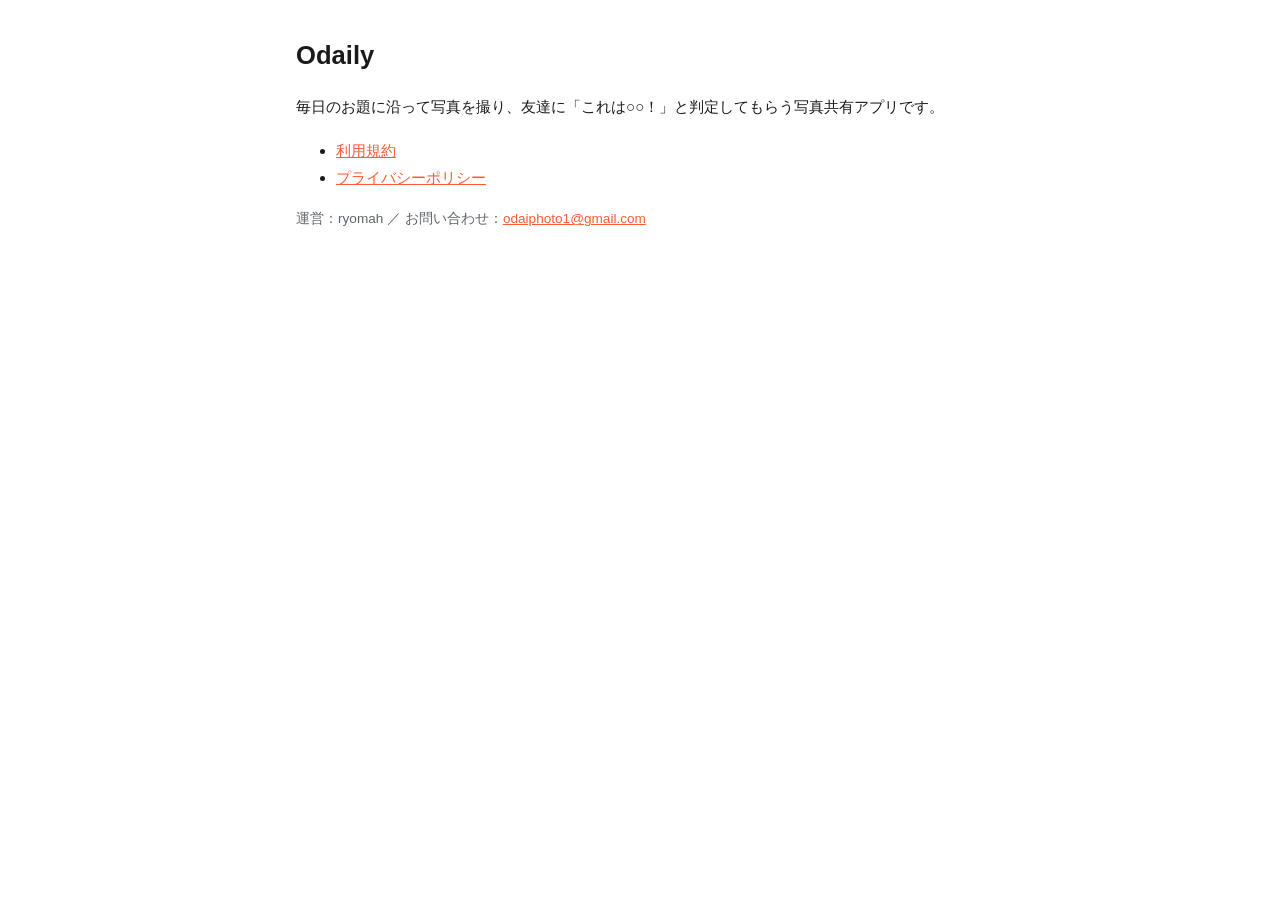
<file: index.html>
<!doctype html>
<html lang="ja">
<head>
  <meta charset="utf-8">
  <meta name="viewport" content="width=device-width, initial-scale=1">
  <title>Odaily</title>
  <link rel="stylesheet" href="style.css">
</head>
<body>
<main>
  <h1>Odaily</h1>
  <p>毎日のお題に沿って写真を撮り、友達に「これは○○！」と判定してもらう写真共有アプリです。</p>
  <ul>
    <li><a href="terms.html">利用規約</a></li>
    <li><a href="privacy.html">プライバシーポリシー</a></li>
  </ul>
  <p class="meta">運営：ryomah ／ お問い合わせ：<a href="mailto:odaiphoto1@gmail.com">odaiphoto1@gmail.com</a></p>
</main>
</body>
</html>
</file>
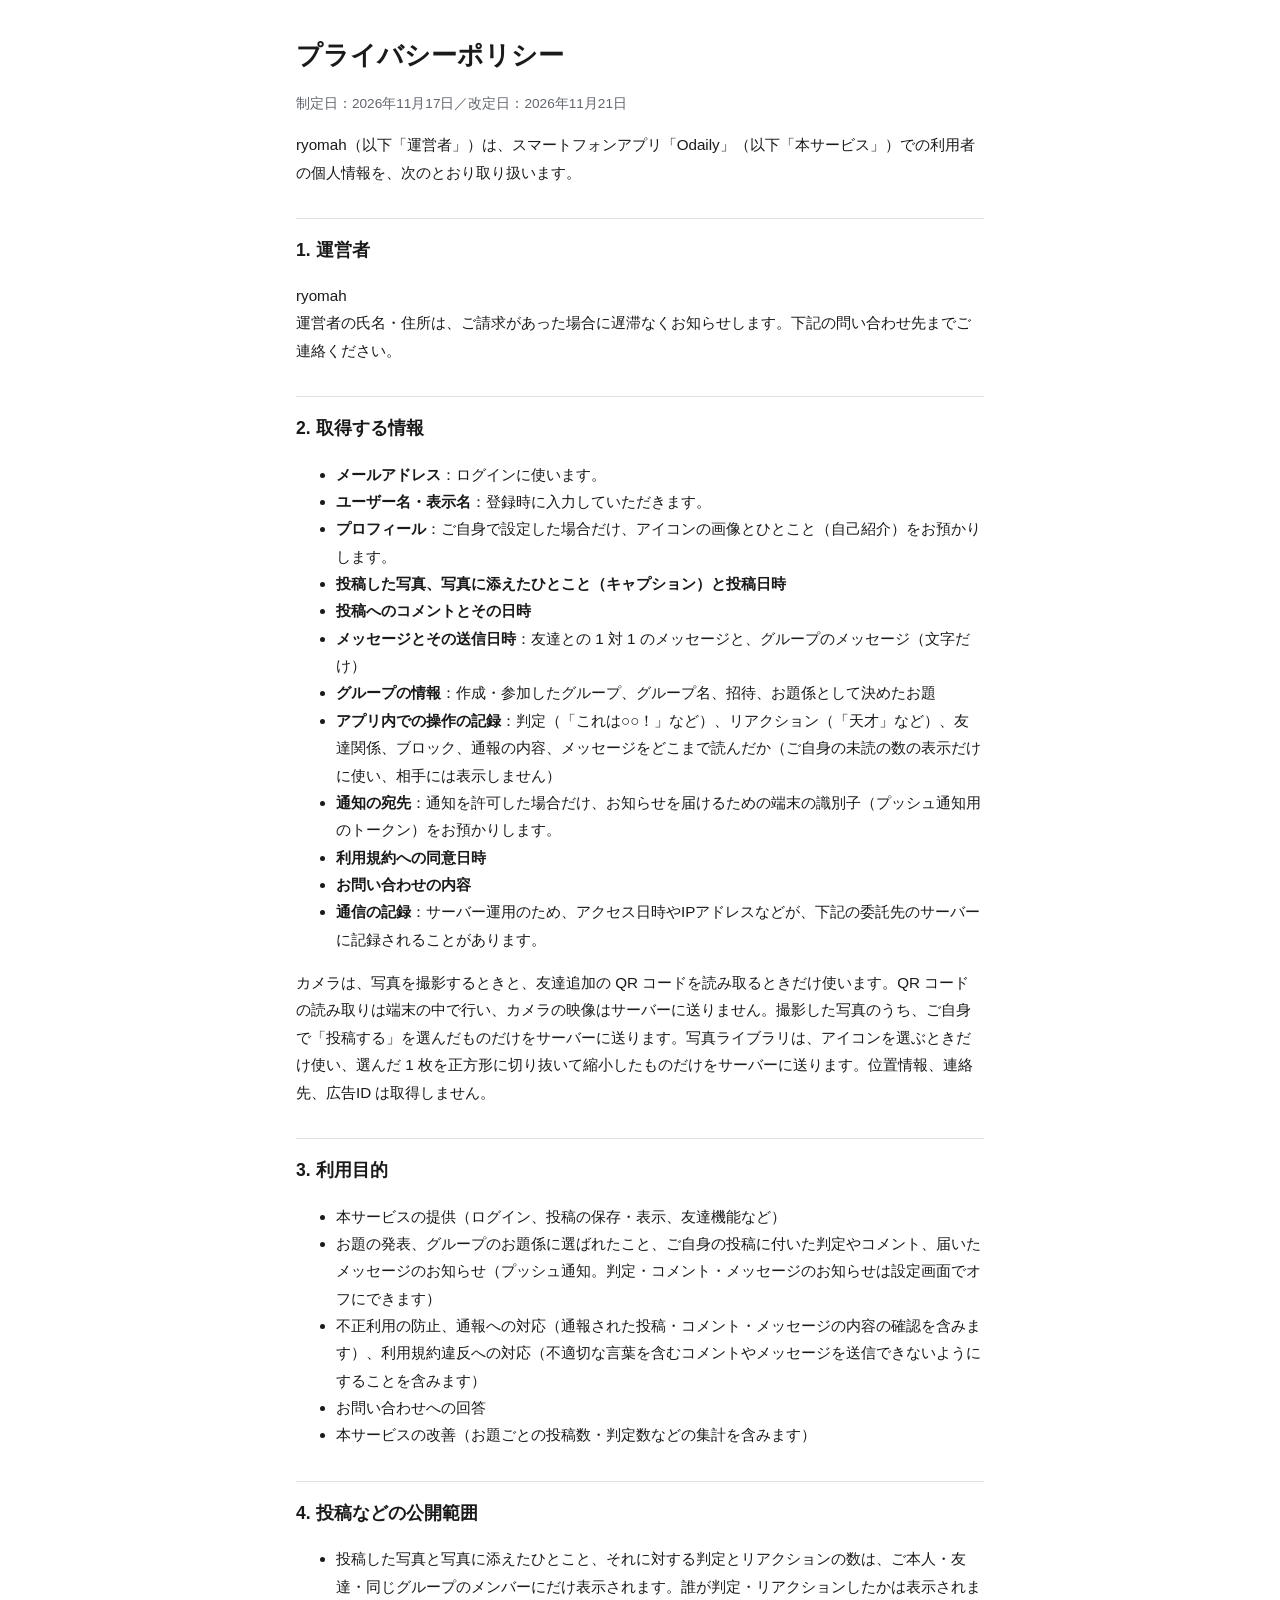
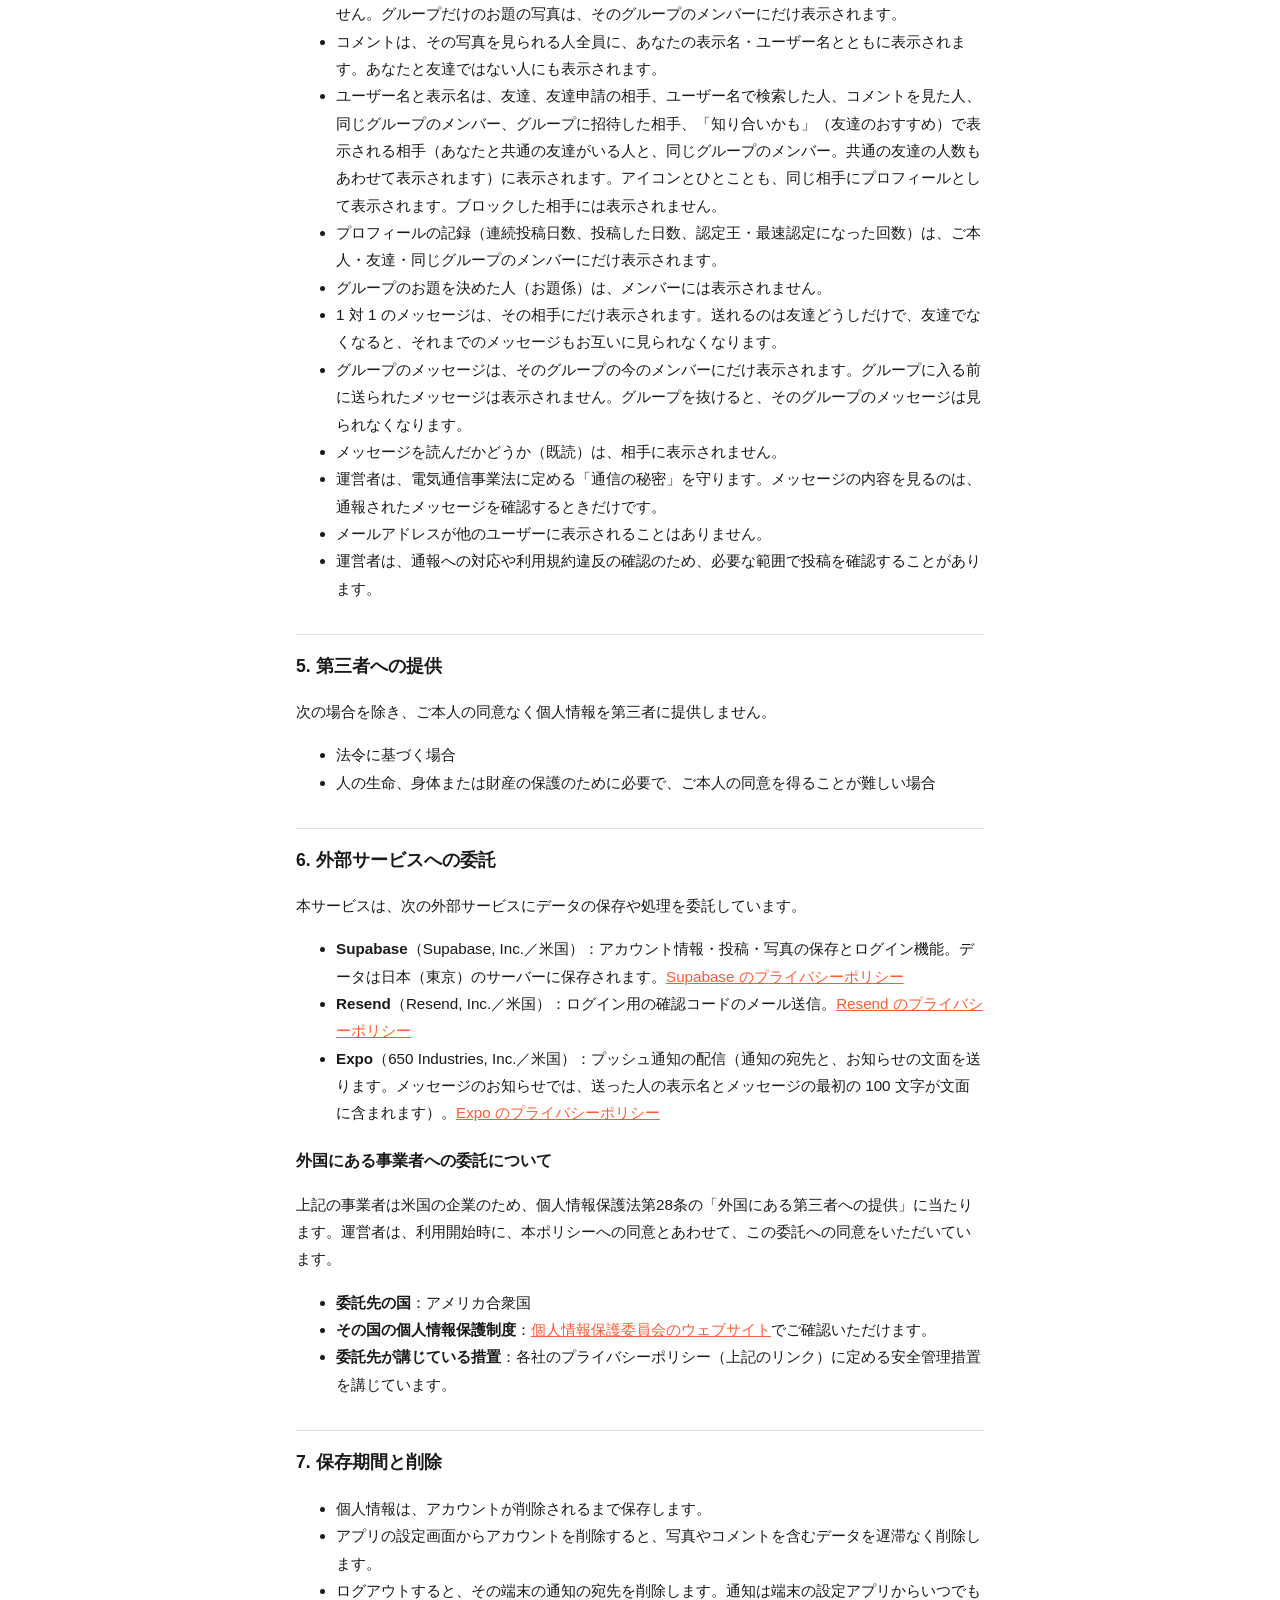
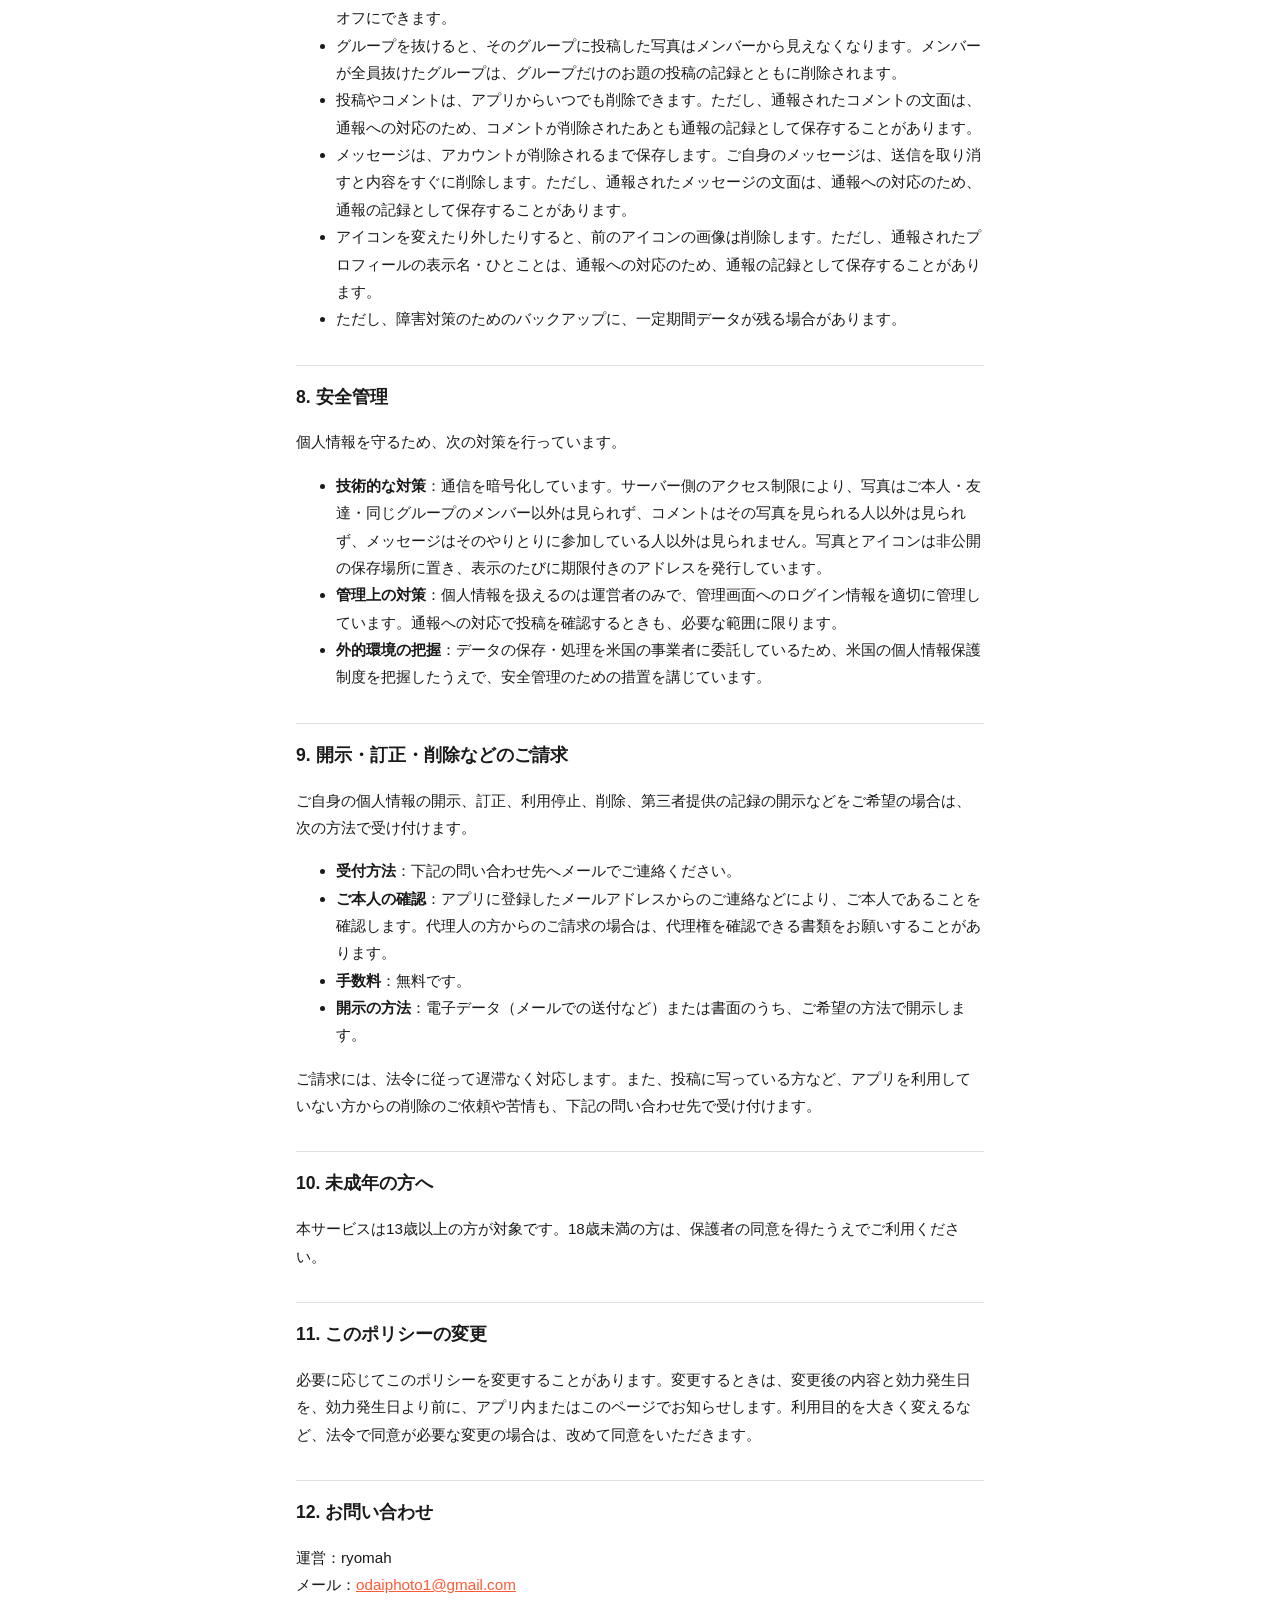
<file: privacy.html>
<!doctype html>
<html lang="ja">
<head>
  <meta charset="utf-8">
  <meta name="viewport" content="width=device-width, initial-scale=1">
  <title>プライバシーポリシー | Odaily</title>
  <link rel="stylesheet" href="style.css">
</head>
<body>
<main>
  <h1>プライバシーポリシー</h1>
  <p class="meta">制定日：2026年11月17日／改定日：2026年11月21日</p>

  <p>ryomah（以下「運営者」）は、スマートフォンアプリ「Odaily」（以下「本サービス」）での利用者の個人情報を、次のとおり取り扱います。</p>

  <h2>1. 運営者</h2>
  <p>ryomah<br>運営者の氏名・住所は、ご請求があった場合に遅滞なくお知らせします。下記の問い合わせ先までご連絡ください。</p>

  <h2>2. 取得する情報</h2>
  <ul>
    <li><strong>メールアドレス</strong>：ログインに使います。</li>
    <li><strong>ユーザー名・表示名</strong>：登録時に入力していただきます。</li>
    <li><strong>プロフィール</strong>：ご自身で設定した場合だけ、アイコンの画像とひとこと（自己紹介）をお預かりします。</li>
    <li><strong>投稿した写真、写真に添えたひとこと（キャプション）と投稿日時</strong></li>
    <li><strong>投稿へのコメントとその日時</strong></li>
    <li><strong>メッセージとその送信日時</strong>：友達との 1 対 1 のメッセージと、グループのメッセージ（文字だけ）</li>
    <li><strong>グループの情報</strong>：作成・参加したグループ、グループ名、招待、お題係として決めたお題</li>
    <li><strong>アプリ内での操作の記録</strong>：判定（「これは○○！」など）、リアクション（「天才」など）、友達関係、ブロック、通報の内容、メッセージをどこまで読んだか（ご自身の未読の数の表示だけに使い、相手には表示しません）</li>
    <li><strong>通知の宛先</strong>：通知を許可した場合だけ、お知らせを届けるための端末の識別子（プッシュ通知用のトークン）をお預かりします。</li>
    <li><strong>利用規約への同意日時</strong></li>
    <li><strong>お問い合わせの内容</strong></li>
    <li><strong>通信の記録</strong>：サーバー運用のため、アクセス日時やIPアドレスなどが、下記の委託先のサーバーに記録されることがあります。</li>
  </ul>
  <p>カメラは、写真を撮影するときと、友達追加の QR コードを読み取るときだけ使います。QR コードの読み取りは端末の中で行い、カメラの映像はサーバーに送りません。撮影した写真のうち、ご自身で「投稿する」を選んだものだけをサーバーに送ります。写真ライブラリは、アイコンを選ぶときだけ使い、選んだ 1 枚を正方形に切り抜いて縮小したものだけをサーバーに送ります。位置情報、連絡先、広告ID は取得しません。</p>

  <h2>3. 利用目的</h2>
  <ul>
    <li>本サービスの提供（ログイン、投稿の保存・表示、友達機能など）</li>
    <li>お題の発表、グループのお題係に選ばれたこと、ご自身の投稿に付いた判定やコメント、届いたメッセージのお知らせ（プッシュ通知。判定・コメント・メッセージのお知らせは設定画面でオフにできます）</li>
    <li>不正利用の防止、通報への対応（通報された投稿・コメント・メッセージの内容の確認を含みます）、利用規約違反への対応（不適切な言葉を含むコメントやメッセージを送信できないようにすることを含みます）</li>
    <li>お問い合わせへの回答</li>
    <li>本サービスの改善（お題ごとの投稿数・判定数などの集計を含みます）</li>
  </ul>

  <h2>4. 投稿などの公開範囲</h2>
  <ul>
    <li>投稿した写真と写真に添えたひとこと、それに対する判定とリアクションの数は、ご本人・友達・同じグループのメンバーにだけ表示されます。誰が判定・リアクションしたかは表示されません。グループだけのお題の写真は、そのグループのメンバーにだけ表示されます。</li>
    <li>コメントは、その写真を見られる人全員に、あなたの表示名・ユーザー名とともに表示されます。あなたと友達ではない人にも表示されます。</li>
    <li>ユーザー名と表示名は、友達、友達申請の相手、ユーザー名で検索した人、コメントを見た人、同じグループのメンバー、グループに招待した相手、「知り合いかも」（友達のおすすめ）で表示される相手（あなたと共通の友達がいる人と、同じグループのメンバー。共通の友達の人数もあわせて表示されます）に表示されます。アイコンとひとことも、同じ相手にプロフィールとして表示されます。ブロックした相手には表示されません。</li>
    <li>プロフィールの記録（連続投稿日数、投稿した日数、認定王・最速認定になった回数）は、ご本人・友達・同じグループのメンバーにだけ表示されます。</li>
    <li>グループのお題を決めた人（お題係）は、メンバーには表示されません。</li>
    <li>1 対 1 のメッセージは、その相手にだけ表示されます。送れるのは友達どうしだけで、友達でなくなると、それまでのメッセージもお互いに見られなくなります。</li>
    <li>グループのメッセージは、そのグループの今のメンバーにだけ表示されます。グループに入る前に送られたメッセージは表示されません。グループを抜けると、そのグループのメッセージは見られなくなります。</li>
    <li>メッセージを読んだかどうか（既読）は、相手に表示されません。</li>
    <li>運営者は、電気通信事業法に定める「通信の秘密」を守ります。メッセージの内容を見るのは、通報されたメッセージを確認するときだけです。</li>
    <li>メールアドレスが他のユーザーに表示されることはありません。</li>
    <li>運営者は、通報への対応や利用規約違反の確認のため、必要な範囲で投稿を確認することがあります。</li>
  </ul>

  <h2>5. 第三者への提供</h2>
  <p>次の場合を除き、ご本人の同意なく個人情報を第三者に提供しません。</p>
  <ul>
    <li>法令に基づく場合</li>
    <li>人の生命、身体または財産の保護のために必要で、ご本人の同意を得ることが難しい場合</li>
  </ul>

  <h2>6. 外部サービスへの委託</h2>
  <p>本サービスは、次の外部サービスにデータの保存や処理を委託しています。</p>
  <ul>
    <li><strong>Supabase</strong>（Supabase, Inc.／米国）：アカウント情報・投稿・写真の保存とログイン機能。データは日本（東京）のサーバーに保存されます。<a href="https://supabase.com/privacy">Supabase のプライバシーポリシー</a></li>
    <li><strong>Resend</strong>（Resend, Inc.／米国）：ログイン用の確認コードのメール送信。<a href="https://resend.com/legal/privacy-policy">Resend のプライバシーポリシー</a></li>
    <li><strong>Expo</strong>（650 Industries, Inc.／米国）：プッシュ通知の配信（通知の宛先と、お知らせの文面を送ります。メッセージのお知らせでは、送った人の表示名とメッセージの最初の 100 文字が文面に含まれます）。<a href="https://expo.dev/privacy">Expo のプライバシーポリシー</a></li>
  </ul>
  <h3>外国にある事業者への委託について</h3>
  <p>上記の事業者は米国の企業のため、個人情報保護法第28条の「外国にある第三者への提供」に当たります。運営者は、利用開始時に、本ポリシーへの同意とあわせて、この委託への同意をいただいています。</p>
  <ul>
    <li><strong>委託先の国</strong>：アメリカ合衆国</li>
    <li><strong>その国の個人情報保護制度</strong>：<a href="https://www.ppc.go.jp/enforcement/infoprovision/laws/">個人情報保護委員会のウェブサイト</a>でご確認いただけます。</li>
    <li><strong>委託先が講じている措置</strong>：各社のプライバシーポリシー（上記のリンク）に定める安全管理措置を講じています。</li>
  </ul>

  <h2>7. 保存期間と削除</h2>
  <ul>
    <li>個人情報は、アカウントが削除されるまで保存します。</li>
    <li>アプリの設定画面からアカウントを削除すると、写真やコメントを含むデータを遅滞なく削除します。</li>
    <li>ログアウトすると、その端末の通知の宛先を削除します。通知は端末の設定アプリからいつでもオフにできます。</li>
    <li>グループを抜けると、そのグループに投稿した写真はメンバーから見えなくなります。メンバーが全員抜けたグループは、グループだけのお題の投稿の記録とともに削除されます。</li>
    <li>投稿やコメントは、アプリからいつでも削除できます。ただし、通報されたコメントの文面は、通報への対応のため、コメントが削除されたあとも通報の記録として保存することがあります。</li>
    <li>メッセージは、アカウントが削除されるまで保存します。ご自身のメッセージは、送信を取り消すと内容をすぐに削除します。ただし、通報されたメッセージの文面は、通報への対応のため、通報の記録として保存することがあります。</li>
    <li>アイコンを変えたり外したりすると、前のアイコンの画像は削除します。ただし、通報されたプロフィールの表示名・ひとことは、通報への対応のため、通報の記録として保存することがあります。</li>
    <li>ただし、障害対策のためのバックアップに、一定期間データが残る場合があります。</li>
  </ul>

  <h2>8. 安全管理</h2>
  <p>個人情報を守るため、次の対策を行っています。</p>
  <ul>
    <li><strong>技術的な対策</strong>：通信を暗号化しています。サーバー側のアクセス制限により、写真はご本人・友達・同じグループのメンバー以外は見られず、コメントはその写真を見られる人以外は見られず、メッセージはそのやりとりに参加している人以外は見られません。写真とアイコンは非公開の保存場所に置き、表示のたびに期限付きのアドレスを発行しています。</li>
    <li><strong>管理上の対策</strong>：個人情報を扱えるのは運営者のみで、管理画面へのログイン情報を適切に管理しています。通報への対応で投稿を確認するときも、必要な範囲に限ります。</li>
    <li><strong>外的環境の把握</strong>：データの保存・処理を米国の事業者に委託しているため、米国の個人情報保護制度を把握したうえで、安全管理のための措置を講じています。</li>
  </ul>

  <h2>9. 開示・訂正・削除などのご請求</h2>
  <p>ご自身の個人情報の開示、訂正、利用停止、削除、第三者提供の記録の開示などをご希望の場合は、次の方法で受け付けます。</p>
  <ul>
    <li><strong>受付方法</strong>：下記の問い合わせ先へメールでご連絡ください。</li>
    <li><strong>ご本人の確認</strong>：アプリに登録したメールアドレスからのご連絡などにより、ご本人であることを確認します。代理人の方からのご請求の場合は、代理権を確認できる書類をお願いすることがあります。</li>
    <li><strong>手数料</strong>：無料です。</li>
    <li><strong>開示の方法</strong>：電子データ（メールでの送付など）または書面のうち、ご希望の方法で開示します。</li>
  </ul>
  <p>ご請求には、法令に従って遅滞なく対応します。また、投稿に写っている方など、アプリを利用していない方からの削除のご依頼や苦情も、下記の問い合わせ先で受け付けます。</p>

  <h2>10. 未成年の方へ</h2>
  <p>本サービスは13歳以上の方が対象です。18歳未満の方は、保護者の同意を得たうえでご利用ください。</p>

  <h2>11. このポリシーの変更</h2>
  <p>必要に応じてこのポリシーを変更することがあります。変更するときは、変更後の内容と効力発生日を、効力発生日より前に、アプリ内またはこのページでお知らせします。利用目的を大きく変えるなど、法令で同意が必要な変更の場合は、改めて同意をいただきます。</p>

  <h2>12. お問い合わせ</h2>
  <p>運営：ryomah<br>メール：<a href="mailto:odaiphoto1@gmail.com">odaiphoto1@gmail.com</a></p>
</main>
</body>
</html>
</file>
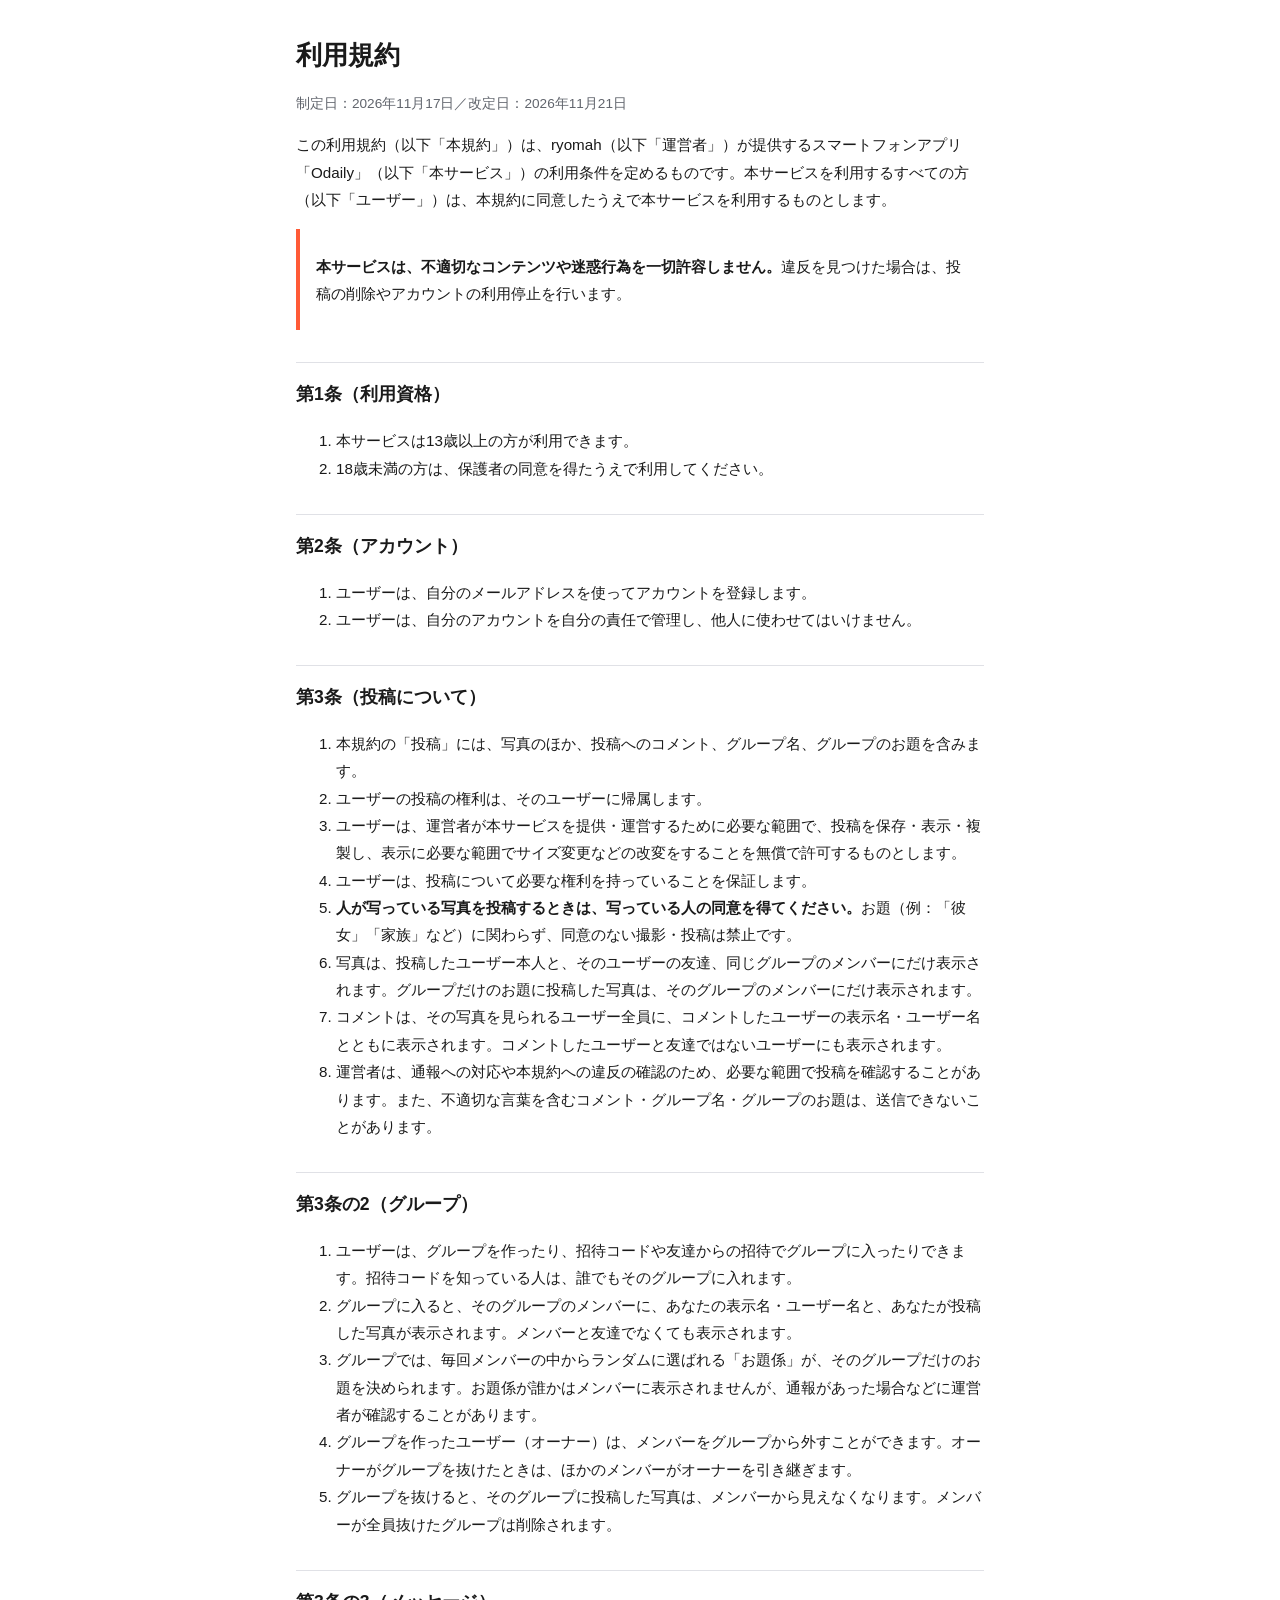
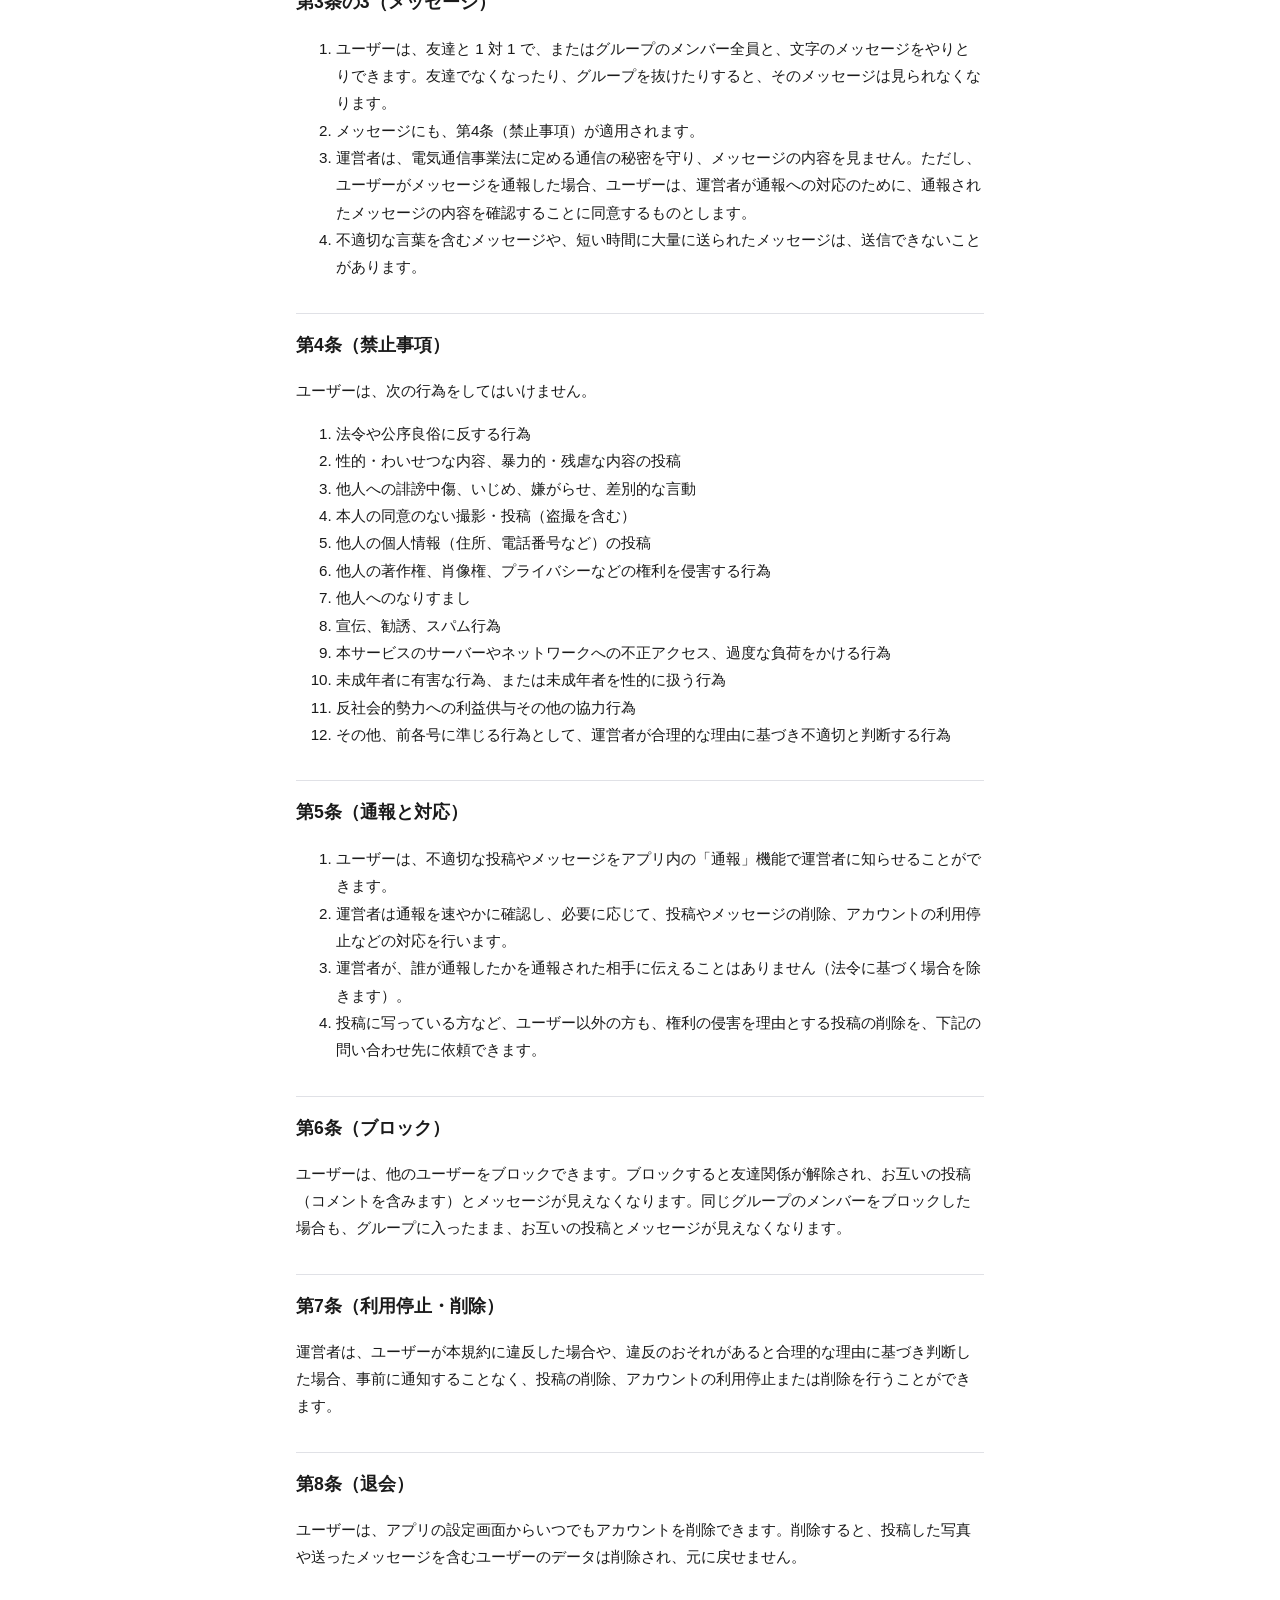
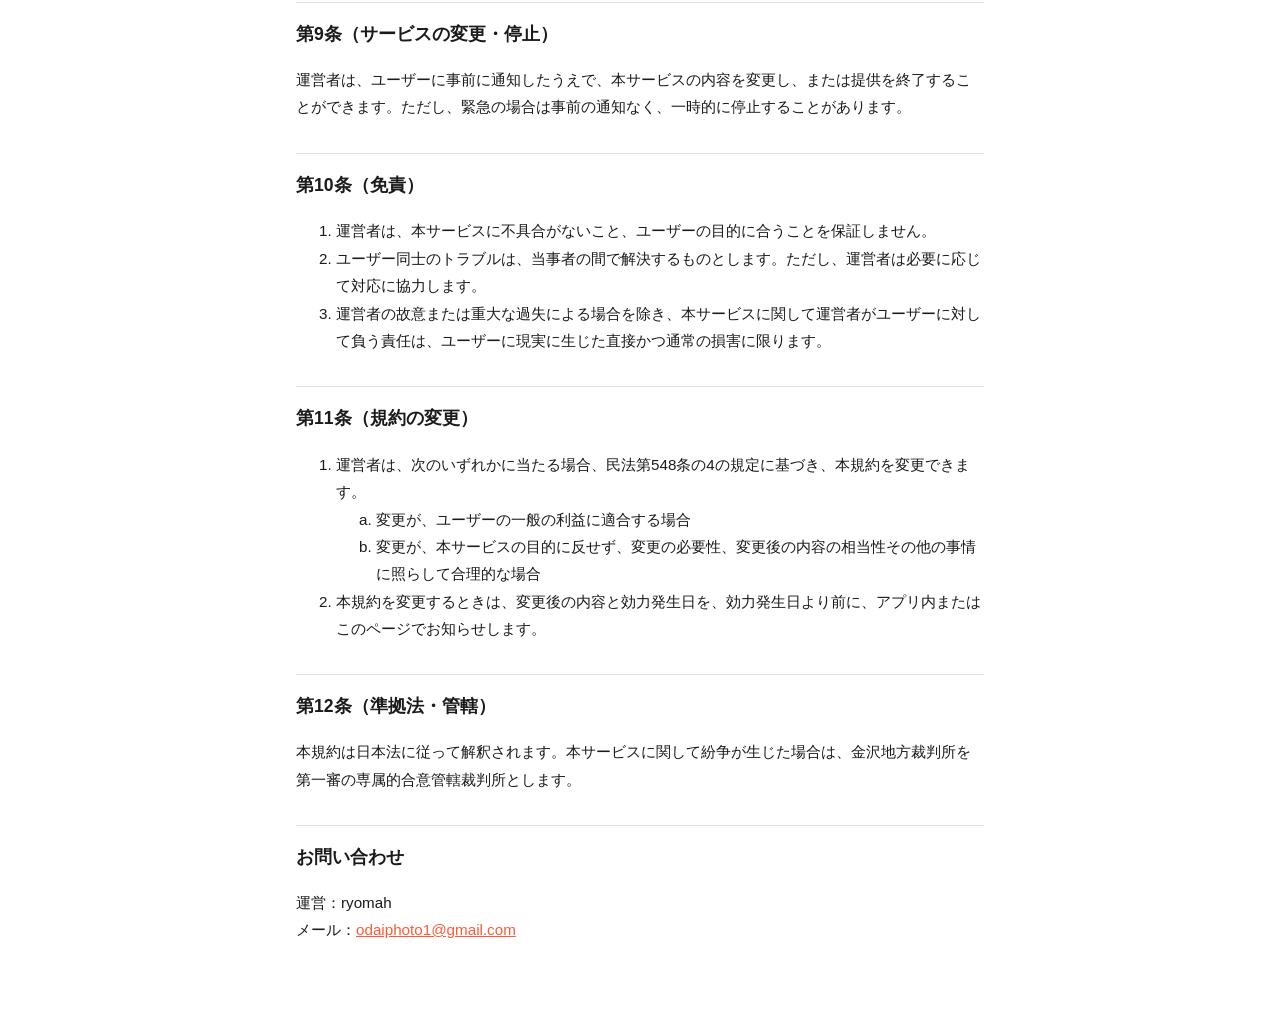
<file: terms.html>
<!doctype html>
<html lang="ja">
<head>
  <meta charset="utf-8">
  <meta name="viewport" content="width=device-width, initial-scale=1">
  <title>利用規約 | Odaily</title>
  <link rel="stylesheet" href="style.css">
</head>
<body>
<main>
  <h1>利用規約</h1>
  <p class="meta">制定日：2026年11月17日／改定日：2026年11月21日</p>

  <p>この利用規約（以下「本規約」）は、ryomah（以下「運営者」）が提供するスマートフォンアプリ「Odaily」（以下「本サービス」）の利用条件を定めるものです。本サービスを利用するすべての方（以下「ユーザー」）は、本規約に同意したうえで本サービスを利用するものとします。</p>

  <div class="notice">
    <p><strong>本サービスは、不適切なコンテンツや迷惑行為を一切許容しません。</strong>違反を見つけた場合は、投稿の削除やアカウントの利用停止を行います。</p>
  </div>

  <h2>第1条（利用資格）</h2>
  <ol>
    <li>本サービスは13歳以上の方が利用できます。</li>
    <li>18歳未満の方は、保護者の同意を得たうえで利用してください。</li>
  </ol>

  <h2>第2条（アカウント）</h2>
  <ol>
    <li>ユーザーは、自分のメールアドレスを使ってアカウントを登録します。</li>
    <li>ユーザーは、自分のアカウントを自分の責任で管理し、他人に使わせてはいけません。</li>
  </ol>

  <h2>第3条（投稿について）</h2>
  <ol>
    <li>本規約の「投稿」には、写真のほか、投稿へのコメント、グループ名、グループのお題を含みます。</li>
    <li>ユーザーの投稿の権利は、そのユーザーに帰属します。</li>
    <li>ユーザーは、運営者が本サービスを提供・運営するために必要な範囲で、投稿を保存・表示・複製し、表示に必要な範囲でサイズ変更などの改変をすることを無償で許可するものとします。</li>
    <li>ユーザーは、投稿について必要な権利を持っていることを保証します。</li>
    <li><strong>人が写っている写真を投稿するときは、写っている人の同意を得てください。</strong>お題（例：「彼女」「家族」など）に関わらず、同意のない撮影・投稿は禁止です。</li>
    <li>写真は、投稿したユーザー本人と、そのユーザーの友達、同じグループのメンバーにだけ表示されます。グループだけのお題に投稿した写真は、そのグループのメンバーにだけ表示されます。</li>
    <li>コメントは、その写真を見られるユーザー全員に、コメントしたユーザーの表示名・ユーザー名とともに表示されます。コメントしたユーザーと友達ではないユーザーにも表示されます。</li>
    <li>運営者は、通報への対応や本規約への違反の確認のため、必要な範囲で投稿を確認することがあります。また、不適切な言葉を含むコメント・グループ名・グループのお題は、送信できないことがあります。</li>
  </ol>

  <h2>第3条の2（グループ）</h2>
  <ol>
    <li>ユーザーは、グループを作ったり、招待コードや友達からの招待でグループに入ったりできます。招待コードを知っている人は、誰でもそのグループに入れます。</li>
    <li>グループに入ると、そのグループのメンバーに、あなたの表示名・ユーザー名と、あなたが投稿した写真が表示されます。メンバーと友達でなくても表示されます。</li>
    <li>グループでは、毎回メンバーの中からランダムに選ばれる「お題係」が、そのグループだけのお題を決められます。お題係が誰かはメンバーに表示されませんが、通報があった場合などに運営者が確認することがあります。</li>
    <li>グループを作ったユーザー（オーナー）は、メンバーをグループから外すことができます。オーナーがグループを抜けたときは、ほかのメンバーがオーナーを引き継ぎます。</li>
    <li>グループを抜けると、そのグループに投稿した写真は、メンバーから見えなくなります。メンバーが全員抜けたグループは削除されます。</li>
  </ol>

  <h2>第3条の3（メッセージ）</h2>
  <ol>
    <li>ユーザーは、友達と 1 対 1 で、またはグループのメンバー全員と、文字のメッセージをやりとりできます。友達でなくなったり、グループを抜けたりすると、そのメッセージは見られなくなります。</li>
    <li>メッセージにも、第4条（禁止事項）が適用されます。</li>
    <li>運営者は、電気通信事業法に定める通信の秘密を守り、メッセージの内容を見ません。ただし、ユーザーがメッセージを通報した場合、ユーザーは、運営者が通報への対応のために、通報されたメッセージの内容を確認することに同意するものとします。</li>
    <li>不適切な言葉を含むメッセージや、短い時間に大量に送られたメッセージは、送信できないことがあります。</li>
  </ol>

  <h2>第4条（禁止事項）</h2>
  <p>ユーザーは、次の行為をしてはいけません。</p>
  <ol>
    <li>法令や公序良俗に反する行為</li>
    <li>性的・わいせつな内容、暴力的・残虐な内容の投稿</li>
    <li>他人への誹謗中傷、いじめ、嫌がらせ、差別的な言動</li>
    <li>本人の同意のない撮影・投稿（盗撮を含む）</li>
    <li>他人の個人情報（住所、電話番号など）の投稿</li>
    <li>他人の著作権、肖像権、プライバシーなどの権利を侵害する行為</li>
    <li>他人へのなりすまし</li>
    <li>宣伝、勧誘、スパム行為</li>
    <li>本サービスのサーバーやネットワークへの不正アクセス、過度な負荷をかける行為</li>
    <li>未成年者に有害な行為、または未成年者を性的に扱う行為</li>
    <li>反社会的勢力への利益供与その他の協力行為</li>
    <li>その他、前各号に準じる行為として、運営者が合理的な理由に基づき不適切と判断する行為</li>
  </ol>

  <h2>第5条（通報と対応）</h2>
  <ol>
    <li>ユーザーは、不適切な投稿やメッセージをアプリ内の「通報」機能で運営者に知らせることができます。</li>
    <li>運営者は通報を速やかに確認し、必要に応じて、投稿やメッセージの削除、アカウントの利用停止などの対応を行います。</li>
    <li>運営者が、誰が通報したかを通報された相手に伝えることはありません（法令に基づく場合を除きます）。</li>
    <li>投稿に写っている方など、ユーザー以外の方も、権利の侵害を理由とする投稿の削除を、下記の問い合わせ先に依頼できます。</li>
  </ol>

  <h2>第6条（ブロック）</h2>
  <p>ユーザーは、他のユーザーをブロックできます。ブロックすると友達関係が解除され、お互いの投稿（コメントを含みます）とメッセージが見えなくなります。同じグループのメンバーをブロックした場合も、グループに入ったまま、お互いの投稿とメッセージが見えなくなります。</p>

  <h2>第7条（利用停止・削除）</h2>
  <p>運営者は、ユーザーが本規約に違反した場合や、違反のおそれがあると合理的な理由に基づき判断した場合、事前に通知することなく、投稿の削除、アカウントの利用停止または削除を行うことができます。</p>

  <h2>第8条（退会）</h2>
  <p>ユーザーは、アプリの設定画面からいつでもアカウントを削除できます。削除すると、投稿した写真や送ったメッセージを含むユーザーのデータは削除され、元に戻せません。</p>

  <h2>第9条（サービスの変更・停止）</h2>
  <p>運営者は、ユーザーに事前に通知したうえで、本サービスの内容を変更し、または提供を終了することができます。ただし、緊急の場合は事前の通知なく、一時的に停止することがあります。</p>

  <h2>第10条（免責）</h2>
  <ol>
    <li>運営者は、本サービスに不具合がないこと、ユーザーの目的に合うことを保証しません。</li>
    <li>ユーザー同士のトラブルは、当事者の間で解決するものとします。ただし、運営者は必要に応じて対応に協力します。</li>
    <li>運営者の故意または重大な過失による場合を除き、本サービスに関して運営者がユーザーに対して負う責任は、ユーザーに現実に生じた直接かつ通常の損害に限ります。</li>
  </ol>

  <h2>第11条（規約の変更）</h2>
  <ol>
    <li>運営者は、次のいずれかに当たる場合、民法第548条の4の規定に基づき、本規約を変更できます。
      <ol>
        <li>変更が、ユーザーの一般の利益に適合する場合</li>
        <li>変更が、本サービスの目的に反せず、変更の必要性、変更後の内容の相当性その他の事情に照らして合理的な場合</li>
      </ol>
    </li>
    <li>本規約を変更するときは、変更後の内容と効力発生日を、効力発生日より前に、アプリ内またはこのページでお知らせします。</li>
  </ol>

  <h2>第12条（準拠法・管轄）</h2>
  <p>本規約は日本法に従って解釈されます。本サービスに関して紛争が生じた場合は、金沢地方裁判所を第一審の専属的合意管轄裁判所とします。</p>

  <h2>お問い合わせ</h2>
  <p>運営：ryomah<br>メール：<a href="mailto:odaiphoto1@gmail.com">odaiphoto1@gmail.com</a></p>
</main>
</body>
</html>
</file>
<file: style.css>
:root {
  --bg: #ffffff;
  --text: #1a1a1a;
  --muted: #60646c;
  --accent: #ff5a36;
  --line: #e0e1e6;
}

@media (prefers-color-scheme: dark) {
  :root {
    --bg: #111214;
    --text: #f2f2f2;
    --muted: #b0b4ba;
    --accent: #ff6b4a;
    --line: #2e3135;
  }
}

* {
  box-sizing: border-box;
}

body {
  margin: 0;
  background: var(--bg);
  color: var(--text);
  font-family: -apple-system, BlinkMacSystemFont, "Hiragino Sans", "Noto Sans JP", "Yu Gothic", sans-serif;
  line-height: 1.8;
}

main {
  max-width: 720px;
  margin: 0 auto;
  padding: 32px 16px 64px;
}

h1 {
  font-size: 1.6rem;
  margin: 0 0 8px;
}

h2 {
  font-size: 1.1rem;
  margin: 32px 0 8px;
  padding-top: 16px;
  border-top: 1px solid var(--line);
}

h3 {
  font-size: 1rem;
  margin: 20px 0 4px;
}

ol ol {
  list-style-type: lower-alpha;
}

p,
li {
  font-size: 0.95rem;
}

.meta {
  color: var(--muted);
  font-size: 0.85rem;
}

a {
  color: var(--accent);
}

.notice {
  border-left: 4px solid var(--accent);
  padding: 8px 16px;
  margin: 16px 0;
}
</file>
